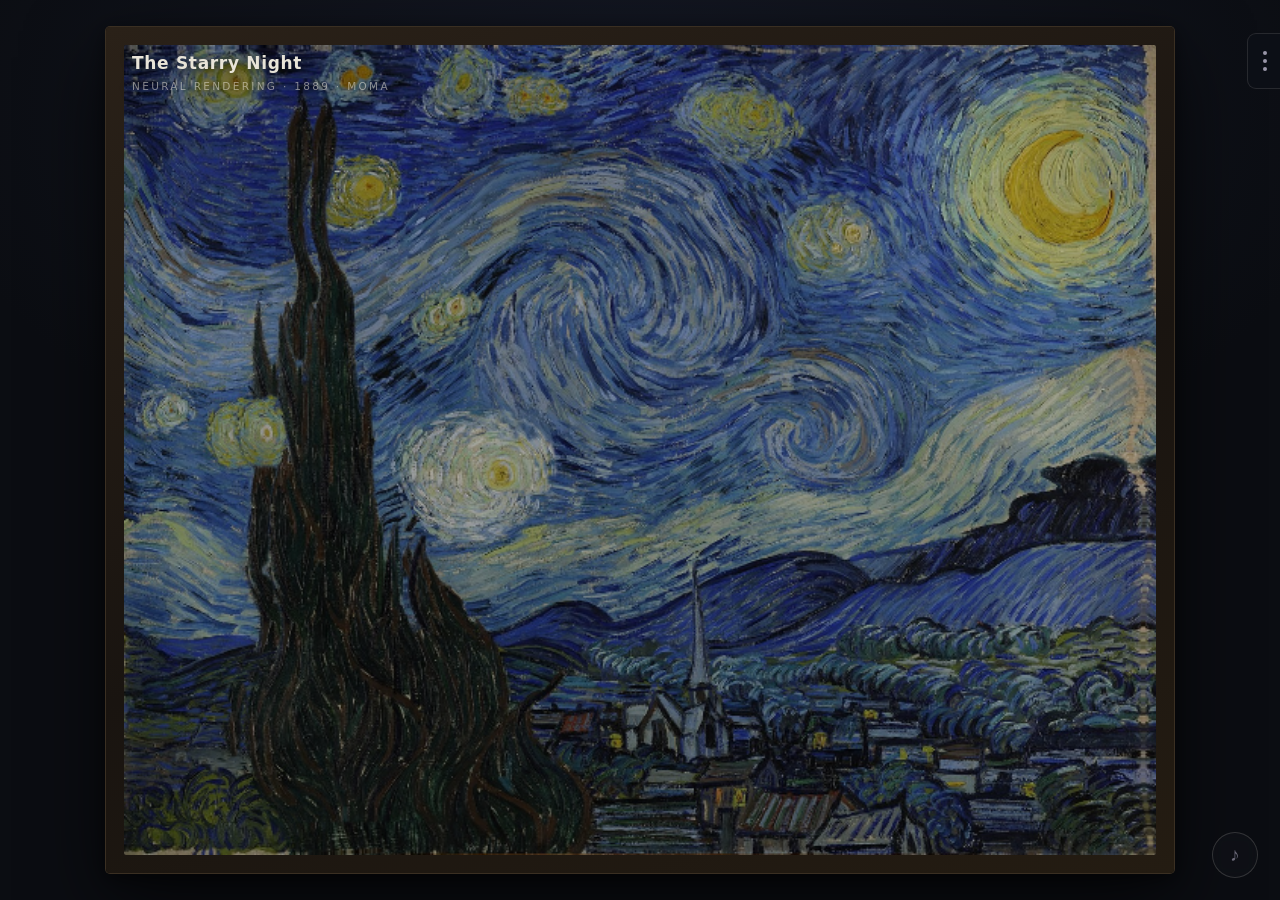
<file: renderer/web/index.html>
<!doctype html>
<html lang="en">
<head>
<meta charset="utf-8">
<meta name="viewport" content="width=device-width, initial-scale=1">
<title>The Starry Night — Neural Rendering Pipeline</title>
<meta name="description" content="SAM / MiDaS-depth / RAFT-flow / GLSL neural rendering of Van Gogh's The Starry Night. The painting comes alive in your browser.">
<link rel="stylesheet" href="css/style.css">
</head>
<body>
<div id="stage">
  <div id="frame">
    <canvas id="app" aria-label="Animated The Starry Night"></canvas>
    <div id="loading" aria-live="polite">
      <div class="loader"></div>
      <div class="loading-text">Loading the neural scene&hellip;</div>
      <div class="loading-sub">SAM layers &middot; fused depth &middot; RAFT flow</div>
    </div>
    <div id="fallback" hidden>
      <img id="fallback-img" alt="The Starry Night (static fallback)">
      <p>WebGL is unavailable on this device — showing the static painting.</p>
    </div>
    <div id="error-box" hidden></div>
    <div id="hud">
      <span id="hud-title">The Starry Night</span>
      <span id="hud-sub">neural rendering &middot; 1889 &middot; MoMA</span>
    </div>
  </div>
</div>

<button id="music-btn" class="round-btn" title="Toggle soundtrack (M)" aria-label="Toggle soundtrack">♪</button>
<div id="sound-hint" hidden>Click anywhere to begin the music</div>

<aside id="panel" class="collapsed" aria-label="Render controls">
  <button id="panel-toggle" aria-label="Toggle controls">
    <span class="dot"></span><span class="dot"></span><span class="dot"></span>
  </button>
  <div class="panel-body">
    <h2>Neural Renderer</h2>

    <div class="group">
      <div class="group-title">Motion</div>
      <label class="row"><span>Parallax</span>
        <input type="range" id="ctl-parallax" min="0" max="100" value="55">
      </label>
      <label class="row"><span>Brush flow (RAFT)</span>
        <input type="range" id="ctl-flow" min="0" max="200" value="100">
      </label>
      <label class="row"><span>Speed</span>
        <input type="range" id="ctl-speed" min="10" max="200" value="100">
      </label>
      <label class="row"><span>Cypress sway</span>
        <input type="range" id="ctl-sway" min="0" max="200" value="100">
      </label>
    </div>

    <div class="group">
      <div class="group-title">Light</div>
      <label class="row"><span>Star twinkle</span>
        <input type="range" id="ctl-twinkle" min="0" max="200" value="100">
      </label>
      <label class="row"><span>Moon glow</span>
        <input type="range" id="ctl-moon" min="0" max="200" value="100">
      </label>
      <label class="row"><span>Window flicker</span>
        <input type="range" id="ctl-flicker" min="0" max="200" value="100">
      </label>
    </div>

    <div class="group">
      <div class="group-title">Layers</div>
      <div class="toggles">
        <label class="chip"><input type="checkbox" id="vis-sky" checked><span>Sky</span></label>
        <label class="chip"><input type="checkbox" id="vis-stars" checked><span>Stars</span></label>
        <label class="chip"><input type="checkbox" id="vis-moon" checked><span>Moon</span></label>
        <label class="chip"><input type="checkbox" id="vis-tree" checked><span>Cypress</span></label>
        <label class="chip"><input type="checkbox" id="vis-village" checked><span>Village</span></label>
      </div>
    </div>

    <div class="group">
      <div class="group-title">Camera</div>
      <div class="toggles">
        <label class="chip"><input type="checkbox" id="ctl-cruise" checked><span>Auto-cruise</span></label>
        <button class="chip btn" id="ctl-pause">Pause</button>
        <button class="chip btn" id="ctl-meteor">Shooting star</button>
        <button class="chip btn" id="ctl-reset">Reset view</button>
      </div>
    </div>

    <div class="group stats">
      <span id="stat-fps">-- fps</span>
      <span id="stat-res">--</span>
    </div>
    <p class="credits">
      Painting: Vincent van Gogh, 1889 (public domain).<br>
      Pipeline: SAM &rarr; MiDaS depth &rarr; RAFT flow &rarr; GLSL.
    </p>
  </div>
</aside>

<script src="lib/three.min.js"></script>
<script src="assets/scene-data.js"></script>
<script src="assets/shaders.js"></script>
<script src="js/music.js"></script>
<script src="js/engine.js"></script>
<script src="js/main.js"></script>
</body>
</html>
</file>
<file: renderer/web/css/style.css>
/* ============================================================
 * The Starry Night — neural renderer page style
 * A dark gallery wall, a single framed painting, a quiet panel.
 * ============================================================ */

:root {
  --bg: #0b0d12;
  --bg-soft: #12151d;
  --ink: #e8e4d8;
  --ink-dim: #9a96a8;
  --accent: #d9b64a;         /* sampled from the moon's gold */
  --accent-soft: rgba(217, 182, 74, 0.18);
  --panel-w: 268px;
  --frame: 18px;
}

* { box-sizing: border-box; margin: 0; padding: 0; }

html, body {
  height: 100%;
  background:
    radial-gradient(1200px 700px at 50% 12%, #141824 0%, var(--bg) 60%);
  color: var(--ink);
  font: 14px/1.5 "Avenir Next", "Segoe UI", system-ui, sans-serif;
  overflow: hidden;
}

/* ---------- the framed painting, true 73.7 x 92.1 cm ratio --------- */

#stage {
  position: fixed;
  inset: 0;
  display: flex;
  align-items: center;
  justify-content: center;
}

#frame {
  position: relative;
  aspect-ratio: 1.2623;            /* 92.1 / 73.7 — never distorted */
  max-width: min(94vw, calc(94vh * 1.2623));
  max-height: 94vh;
  width: 100%;
  padding: var(--frame);
  border-radius: 4px;
  background: linear-gradient(160deg, #2a2118, #191410 55%, #241c12);
  box-shadow:
    0 0 0 1px #3a2f22,
    0 30px 80px rgba(0, 0, 0, 0.65),
    0 4px 18px rgba(0, 0, 0, 0.5);
}

#app {
  display: block;
  width: 100%;
  height: 100%;
  border-radius: 2px;
  background: #05060a;
  cursor: crosshair;
  touch-action: none;
}

/* ---------- loading / fallback ------------------------------------ */

#loading {
  position: absolute;
  inset: var(--frame);
  display: flex;
  flex-direction: column;
  align-items: center;
  justify-content: center;
  gap: 14px;
  background: #0a0c11;
  transition: opacity 0.6s ease;
  z-index: 5;
}
#loading.done { opacity: 0; pointer-events: none; }

.loader {
  width: 42px; height: 42px;
  border-radius: 50%;
  border: 3px solid rgba(217, 182, 74, 0.2);
  border-top-color: var(--accent);
  animation: spin 1.1s linear infinite;
}
@keyframes spin { to { transform: rotate(360deg); } }

.loading-text { font-size: 15px; letter-spacing: 0.06em; }
.loading-sub  { font-size: 11.5px; color: var(--ink-dim); letter-spacing: 0.14em; text-transform: uppercase; }

#fallback {
  position: absolute;
  inset: var(--frame);
  display: flex;
  flex-direction: column;
  align-items: center;
  justify-content: center;
  gap: 12px;
  background: #0a0c11;
  z-index: 6;
}
#fallback img { max-width: 92%; max-height: 86%; box-shadow: 0 12px 40px rgba(0,0,0,0.6); }
#fallback p { color: var(--ink-dim); font-size: 12.5px; }

/* the hidden attribute must win over any display rule above */
#fallback[hidden], #error-box[hidden], #sound-hint[hidden] {
  display: none !important;
}

#error-box {
  position: absolute;
  left: 50%; bottom: 26px;
  transform: translateX(-50%);
  background: rgba(120, 30, 30, 0.9);
  padding: 10px 16px;
  border-radius: 6px;
  font-size: 12.5px;
  z-index: 7;
  max-width: 80%;
}

/* ---------- quiet gallery caption ---------------------------------- */

#hud {
  position: absolute;
  left: 26px; top: 24px;
  z-index: 4;
  pointer-events: none;
  text-shadow: 0 2px 12px rgba(0, 0, 0, 0.9);
}
#hud-title { display: block; font-size: 17px; letter-spacing: 0.04em; font-weight: 600; }
#hud-sub   { display: block; margin-top: 2px; font-size: 10.5px; letter-spacing: 0.22em; text-transform: uppercase; color: rgba(232, 228, 216, 0.55); }

/* ---------- sound toggle + hint ------------------------------------- */

.round-btn {
  position: fixed;
  right: 22px; bottom: 22px;
  width: 46px; height: 46px;
  border-radius: 50%;
  border: 1px solid rgba(232, 228, 216, 0.25);
  background: rgba(18, 21, 29, 0.72);
  color: var(--ink);
  font-size: 19px;
  cursor: pointer;
  backdrop-filter: blur(6px);
  transition: transform 0.15s ease, border-color 0.2s ease;
  z-index: 20;
}
.round-btn:hover { transform: scale(1.07); border-color: var(--accent); }
.round-btn.off { color: var(--ink-dim); opacity: 0.7; }

#sound-hint {
  position: fixed;
  right: 78px; bottom: 34px;
  font-size: 12px;
  color: var(--ink-dim);
  animation: hint-fade 6s ease forwards;
  z-index: 20;
  pointer-events: none;
}
@keyframes hint-fade { 0%, 60% { opacity: 1; } 100% { opacity: 0; } }

/* ---------- control panel ------------------------------------------- */

#panel {
  position: fixed;
  right: 18px; top: 18px;
  width: var(--panel-w);
  background: rgba(14, 16, 23, 0.92);
  border: 1px solid rgba(232, 228, 216, 0.12);
  border-radius: 12px;
  backdrop-filter: blur(10px);
  z-index: 30;
  transition: transform 0.28s cubic-bezier(0.2, 0.9, 0.25, 1);
}
#panel.collapsed { transform: translateX(calc(var(--panel-w) + 26px)); }

#panel-toggle {
  position: absolute;
  left: -42px; top: 14px;
  width: 34px; height: 56px;
  border-radius: 9px 0 0 9px;
  border: 1px solid rgba(232, 228, 216, 0.12);
  border-right: none;
  background: rgba(14, 16, 23, 0.92);
  cursor: pointer;
  display: flex;
  flex-direction: column;
  align-items: center;
  justify-content: center;
  gap: 4px;
}
#panel-toggle .dot {
  width: 4px; height: 4px; border-radius: 50%;
  background: var(--ink-dim);
  transition: background 0.2s;
}
#panel-toggle:hover .dot { background: var(--accent); }

.panel-body {
  padding: 16px 16px 14px;
  max-height: calc(100vh - 40px);
  overflow-y: auto;
}
.panel-body h2 {
  font-size: 12px;
  letter-spacing: 0.22em;
  text-transform: uppercase;
  color: var(--accent);
  margin-bottom: 10px;
}

.group { margin-bottom: 14px; }
.group-title {
  font-size: 10px;
  letter-spacing: 0.18em;
  text-transform: uppercase;
  color: var(--ink-dim);
  margin-bottom: 6px;
}

label.row {
  display: flex;
  align-items: center;
  justify-content: space-between;
  gap: 10px;
  font-size: 12.5px;
  color: var(--ink);
  padding: 3px 0;
}
label.row span { flex: 0 0 auto; }

input[type="range"] {
  -webkit-appearance: none;
  appearance: none;
  flex: 1 1 auto;
  width: 120px;
  height: 3px;
  border-radius: 2px;
  background: rgba(232, 228, 216, 0.18);
  outline: none;
}
input[type="range"]::-webkit-slider-thumb {
  -webkit-appearance: none;
  width: 13px; height: 13px;
  border-radius: 50%;
  background: var(--accent);
  cursor: pointer;
  box-shadow: 0 0 0 3px var(--accent-soft);
}
input[type="range"]::-moz-range-thumb {
  width: 13px; height: 13px;
  border: none; border-radius: 50%;
  background: var(--accent);
  cursor: pointer;
}

.toggles { display: flex; flex-wrap: wrap; gap: 6px; }

.chip {
  display: inline-flex;
  align-items: center;
  gap: 6px;
  font-size: 11.5px;
  padding: 5px 10px;
  border-radius: 999px;
  border: 1px solid rgba(232, 228, 216, 0.16);
  cursor: pointer;
  user-select: none;
  transition: border-color 0.15s, background 0.15s;
}
.chip:hover { border-color: var(--accent); }
.chip input { accent-color: var(--accent); margin: 0; }
.chip.btn {
  background: rgba(232, 228, 216, 0.06);
  color: var(--ink);
}
.chip.btn:active { background: var(--accent-soft); }

.stats {
  display: flex;
  justify-content: space-between;
  font-size: 10.5px;
  color: var(--ink-dim);
  letter-spacing: 0.1em;
  border-top: 1px solid rgba(232, 228, 216, 0.1);
  padding-top: 10px;
}

.credits {
  margin-top: 8px;
  font-size: 10px;
  line-height: 1.5;
  color: rgba(154, 150, 168, 0.8);
}

/* ---------- reduced motion & small screens -------------------------- */

@media (max-width: 720px) {
  #hud { left: 18px; top: 16px; }
  #panel { width: 232px; }
}

@media (prefers-reduced-motion: reduce) {
  .loader { animation-duration: 2.2s; }
}
</file>
